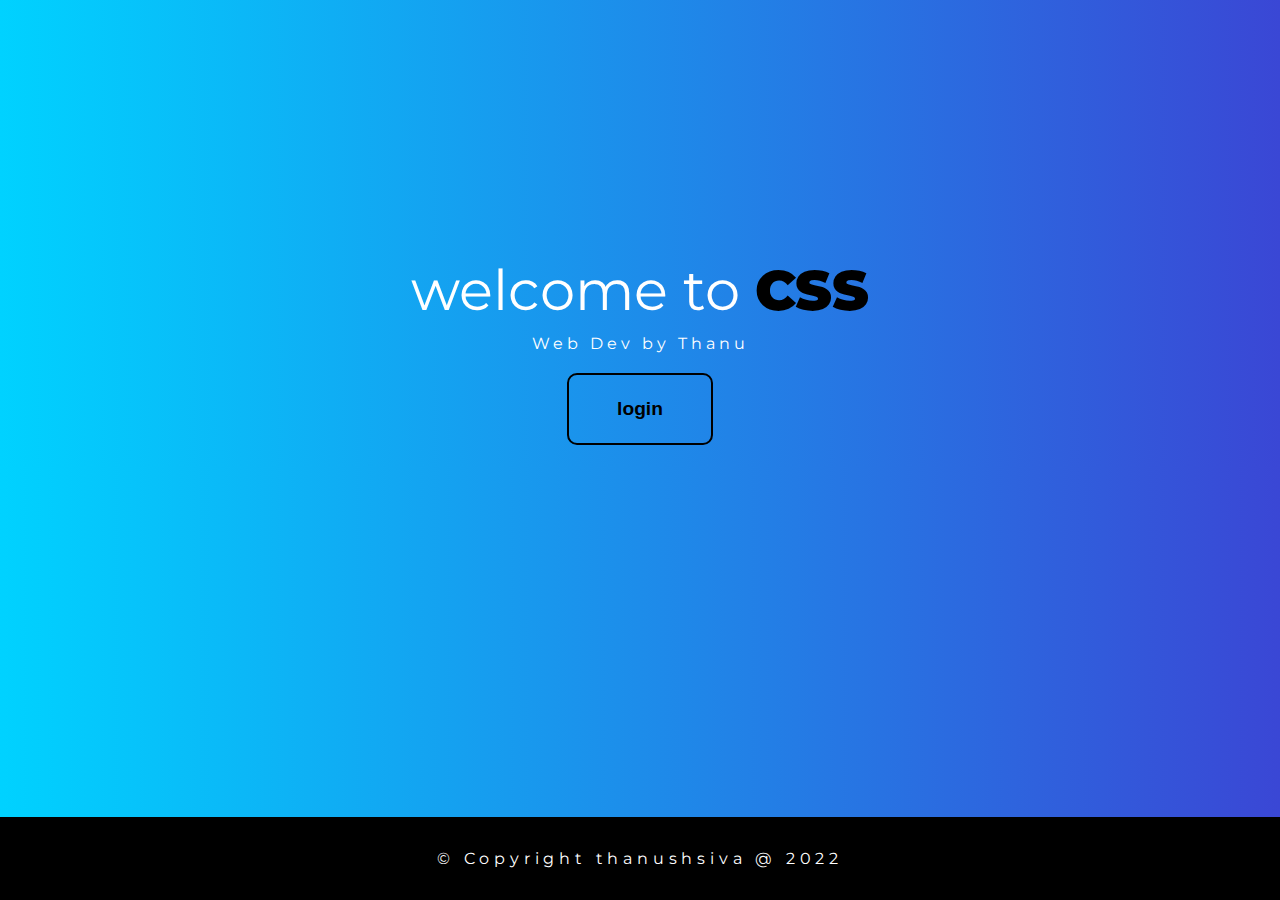
<file: 01LandingPage/index.html>
<!DOCTYPE html>
<html lang="en">
<head>
    <meta charset="UTF-8">
    <meta http-equiv="X-UA-Compatible" content="IE=edge">
    <meta name="viewport" content="width=device-width, initial-scale=1.0">
    <title>Landing Page</title>
    <link rel="stylesheet" href="./css/style.css">
</head>
<body>
    <h1>welcome to <span>CSS</span></h1>
    <p>Web Dev by Thanu</p>
    <button class="lco">login</button>
    <div class="footer">&copy; Copyright thanushsiva @ 2022</div>
</body>
</html>
</file>
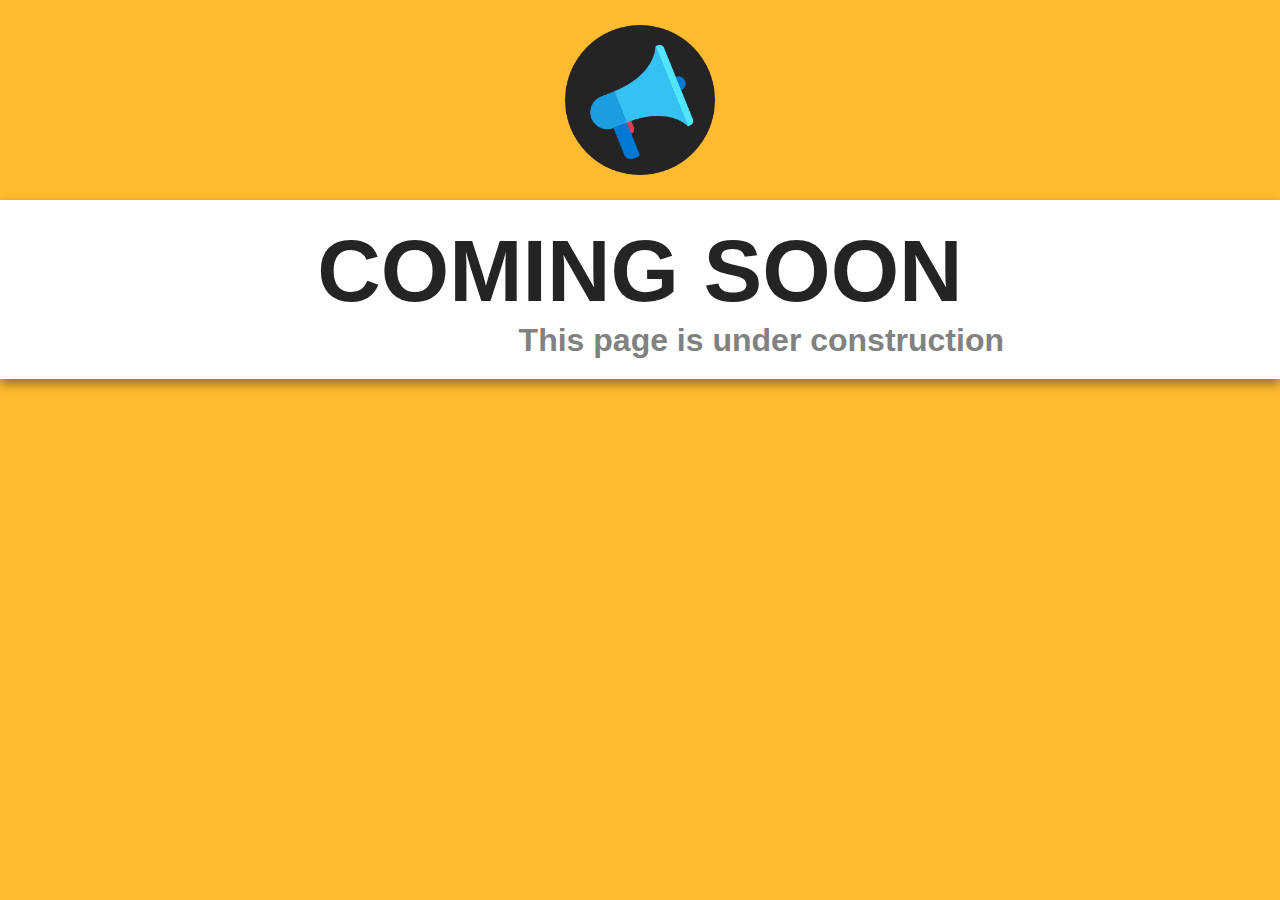
<file: 02ComingSoon/index.html>
<!DOCTYPE html>
<html lang="en">
  <head>
    <meta charset="UTF-8" />
    <meta http-equiv="X-UA-Compatible" content="IE=edge" />
    <meta name="viewport" content="width=device-width, initial-scale=1.0" />
    <title>Coming Soon</title>
    <link rel="stylesheet" href="./css/style.css" />
  </head>
  <body>
    <div class="container">
      <img src="./images/icon.png" alt="icon" />
      <div class="banner">
        <div class="text-container">
          <h1>coming soon</h1>
          <p>This page is under construction</p>
        </div>
      </div>
    </div>
  </body>
</html>
</file>
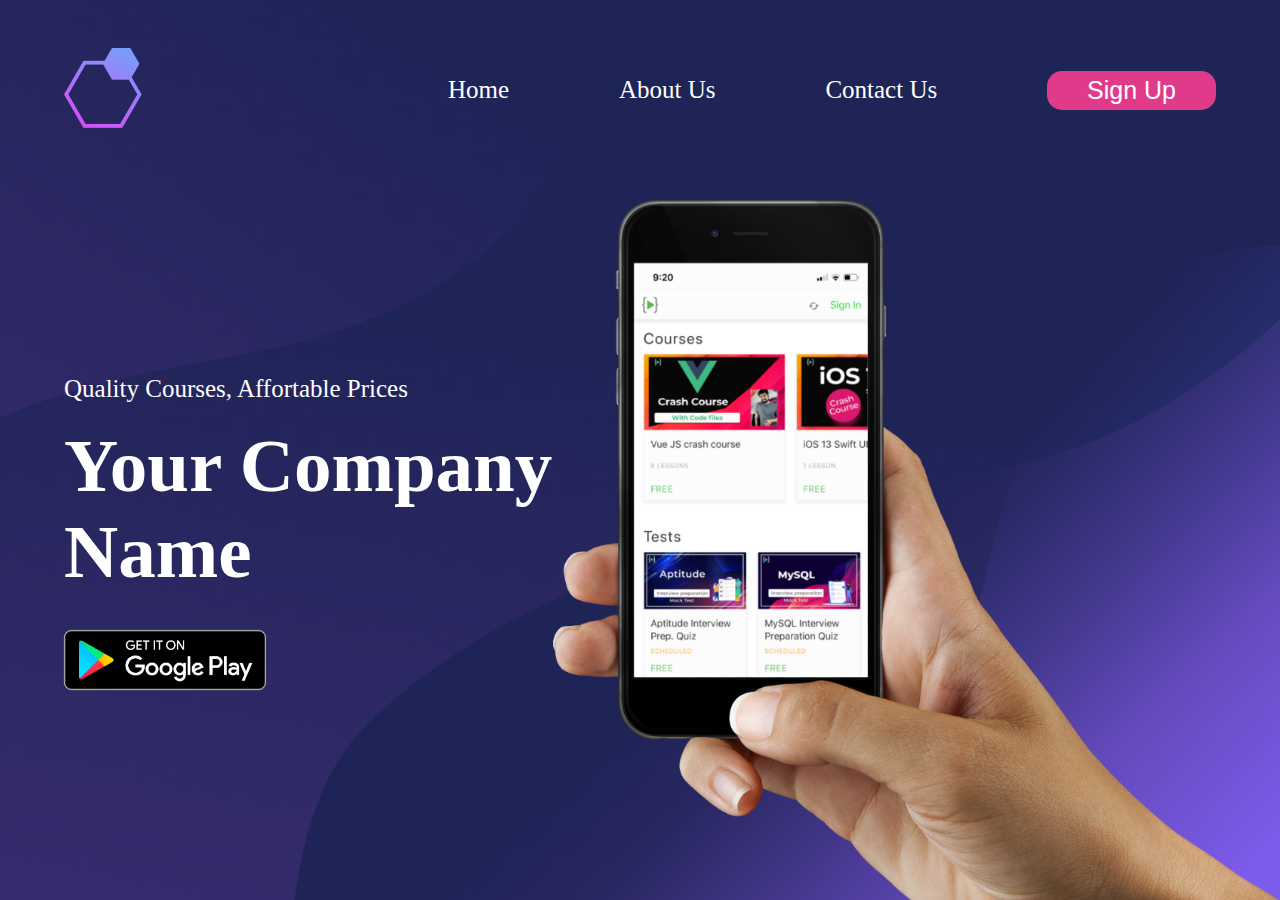
<file: 03AppLandingPage/index.html>
<!DOCTYPE html>
<html lang="en">
  <head>
    <meta charset="UTF-8" />
    <meta http-equiv="X-UA-Compatible" content="IE=edge" />
    <meta name="viewport" content="width=device-width, initial-scale=1.0" />
    <title>App landing page</title>
    <link
      rel="stylesheet"
      href="https://cdnjs.cloudflare.com/ajax/libs/font-awesome/5.15.3/css/all.min.css"
      integrity="sha512-iBBXm8fW90+nuLcSKlbmrPcLa0OT92xO1BIsZ+ywDWZCvqsWgccV3gFoRBv0z+8dLJgyAHIhR35VZc2oM/gI1w=="
      crossorigin="anonymous"
    />
    <link rel="stylesheet" href="./css/style.css" />
  </head>
  <body>
    <nav>
      <div class="image">
        <img src="./images/logo.png" alt="logo" />
      </div>
      <ul class="menu-items">
        <li class="menu-item"><a href="#">Home</a></li>
        <li class="menu-item"><a href="#">About Us</a></li>
        <li class="menu-item"><a href="#">Contact Us</a></li>
        <li class="menu-item">
          <button class="btn">Sign Up</button>
        </li>
      </ul>
      <div class="nav-menu-icon">
        <i class="fa fa-bars" aria-hidden="true"></i>
      </div>
    </nav>
    <main>
      <div class="container">
        <div class="col col1">
          <p>Quality Courses, Affortable Prices</p>
          <h1>Your Company Name</h1>
          <img class="google-play-badge" src="./images/google-play-badge.png" alt="play">
        </div>
        <div class="col col2">
          <img src="./images/phone-image.png" alt="phone">
        </div>
      </div>
    </main>
  </body>
</html>
</file>
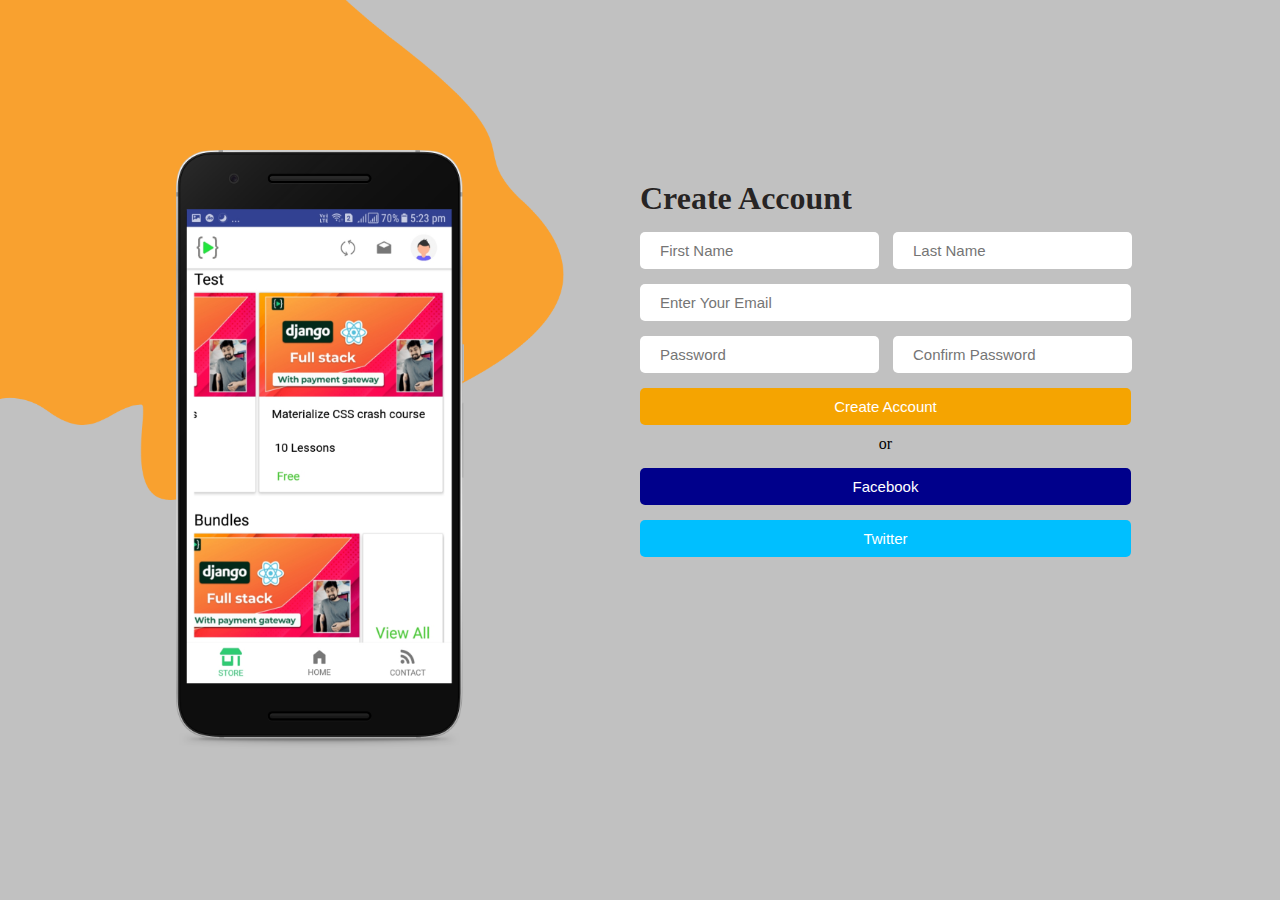
<file: 04Registration/index.html>
<!DOCTYPE html>
<html lang="en">
  <head>
    <meta charset="UTF-8" />
    <meta http-equiv="X-UA-Compatible" content="IE=edge" />
    <meta name="viewport" content="width=device-width, initial-scale=1.0" />
    <title>Registration</title>
    <link rel="stylesheet" href="./css/style.css" />
  </head>
  <body>
    <div class="container">
      <img class="blob" src="./images/yellow-blob.png" alt="blob" />
      <div class="col col1">
        <div class="img-container">
          <img class="mobile" src="./images/mobile.png" alt="mobile" />
        </div>
      </div>
      <div class="col col2">
        <h1>Create Account</h1>
        <div class="input-container">
          <input type="text" placeholder="First Name" name="" id="">
          <input type="text" placeholder="Last Name" name="" id="">
        </div>
        <input type="email" placeholder="Enter Your Email" name="" id="">
        <div class="input-container">
          <input type="password" placeholder="Password" name="" id="">
          <input type="password" placeholder="Confirm Password" name="" id="">
        </div>
        <button class="btn acc">Create Account</button>
        <p class="or">or</p>
        <button class="btn fb">Facebook</button>
        <button class="btn tw">Twitter</button>
      </div>
    </div>
  </body>
</html>
</file>
<file: 01LandingPage/css/style.css>
@import url("https://fonts.googleapis.com/css2?family=Montserrat:wght@400;900&display=swap");

*{
  margin: 0;
  padding: 0;
}

body {
  font-family: "Montserrat", sans-serif;
  background: linear-gradient(90deg, #00d2ff 0%, #3a47d5 100%);
  text-align: center;
  color: #fff;
}

h1 {
  font-size: 3.5rem;
  margin-top: 20%;
  font-weight: 400;
}

span {
  color: #000000;
  font-weight: 900;
}

p {
  font-size: 1rem;
  margin-top: 10px;
  letter-spacing: 4px;
}

button {
  display: block;
  margin: 20px auto;
  padding: 1.2em 2.5em;
  font-size: 1.2rem;
  background: transparent;
  outline: none;
  font-weight: 900;
  border: 2px solid #000000;
  border-radius: 10px;
  cursor: pointer;
  transition: box-shadow 300ms ease-in-out, color 300ms ease-in-out;
}

button:hover {
  color: #fff;
  box-shadow: 0 0 40px 40px #1f1f1f inset;
}

.footer {
  position: absolute;
  bottom: 0;
  background-color: #000000;
  width: 100%;
  padding-top: 2rem;
  padding-bottom: 2rem;
  letter-spacing: 0.3rem;
}
</file>
<file: 02ComingSoon/css/style.css>
:root {
  --yellow: #ffbb30;
  --black: #242424;
  --grey: #818181;
  --white: #ffffff;
}

*,
*::before,
*::after {
  margin: 0;
  padding: 0;
  box-sizing: border-box;
}

body {
  font-family: sans-serif;
  background-color: var(--yellow);
}

.container {
  width: 100vw;
  height: 100vh;
}

img {
  display: block;
  margin: 0 auto;
  height: 200px;
  padding: 25px;
}

.text-container {
  text-align: center;
  width: 60%;
  margin: 0 auto;
  padding: 20px;
}

.text-container h1 {
  font-size: 5.5rem;
  font-weight: 700;
  color: var(--black);
  text-transform: uppercase;
}

.text-container p {
  font-size: 2rem;
  font-weight: 600;
  color: var(--grey);
  text-align: right;
}

.banner{
  background-color: var(--white);
  box-shadow: 0 5px 10px rgba(0, 0, 0, 0.4);
}
</file>
<file: 03AppLandingPage/css/style.css>
:root {
  --yellow: #ffbb30;
  --white: #ffffff;
}

*,
*::before,
*::after {
  margin: 0;
  padding: 0;
  box-sizing: border-box;
}

body {
  background-image: url("../images/bg.png");
  /* font-family: sans-serif; */
  background-position: center;
  background-size: cover;
  height: 100vh;
  margin: 0 5%;
  background-repeat: no-repeat;
}

nav {
  height: 20vh;
  display: flex;
  align-items: center;
  justify-content: space-between;
}

.image {
  flex: 1;
}

.image img {
  height: 80px;
}

.nav-menu-icon {
  display: none;
}

.menu-items {
  flex: 2;
  list-style-type: none;
  display: flex;
  align-items: center;
  justify-content: space-between;
}

.menu-item a {
  text-decoration: none;
  color: #ffffff;
}

.menu-item {
  font-size: 25px;
}

.btn {
  font-size: 25px;
  background-color: #e03b8b;
  padding: 5px 40px;
  border: 0;
  border-radius: 15px;
  color: #ffffff;
  outline: 0;
}

.container {
  height: 80vh;
  display: flex;
  flex: 1;
  flex-direction: row;
}

.col {
  display: flex;
  flex: 0.5;
  min-height: 100%;
}

.col1 {
  flex-direction: column;
  justify-content: center;
  align-items: flex-start;
  color: #fff;
}

.col2 {
  overflow: hidden;
}

.col2 img {
  position: absolute;
  height: 700px;
  bottom: 0;
  right: 0;
}

.col1 p {
  font-size: 25px;
}

.col1 h1 {
  font-size: 75px;
  margin: 20px 0;
}

.google-play-badge {
  height: 90px;
  margin-left: -15px;
}

@media screen and (max-width: 1250px) {
  .menu-items {
    display: none;
  }

  .nav-menu-icon {
    display: block;
    color: #ffffff;
    font-size: 40px;
  }

  .col2 img {
    height: 600px;
  }
}

@media screen and (max-width: 1020px) {
  .col2 {
    display: none;
  }
  .google-play-badge {
    height: 70px;
  }
}
</file>
<file: 04Registration/css/style.css>
:root {
  --yellow: #ffbb30;
  --white: #ffffff;
}

*,
*::before,
*::after {
  margin: 0;
  padding: 0;
  box-sizing: border-box;
  overflow: hidden;
}

body {
  height: 100vh;
  width: 100vw;
  background-color: #c1c1c1;
}

.container {
  height: 100%;
  width: 100%;
  display: flex;
  flex: 1;
}

.col {
  position: relative;
}

.col1 {
  flex: 0.5;
}

.col2 {
  display: flex;
  flex: 0.5;
  flex-direction: column;
  align-items: flex-start;
  margin-top: 20vh;
}

.blob {
  position: absolute;
  height: 500px;
  z-index: -1;
}

.img-container {
  height: 100%;
  width: 100%;
  display: flex;
  align-items: center;
  justify-content: center;
}

.mobile {
  height: 600px;
}

input,.btn {
  margin-top: 15px;
  margin-right: 10px;
  padding: 10px 20px;
  border-radius: 5px;
  border: 0;
  outline: 0;
  font-size: 15px;
}

input[type="email"],.btn{
  width: 491px;
}

.btn{
  color: #fff;
}

.or{
  margin-top: 10px;
  display: block;
  width: 491px;
  text-align: center;
}

h1{
  color: rgba(29, 26, 26, 0.942);
}
.acc{
  background-color:#f5a401;
}

.fb{
  background-color: darkblue;
}

.tw{
  background-color: deepskyblue;
}

@media screen and (max-width: 1005px){
  input{
    width: 491px;
  }
}

@media screen and (max-width: 810px){
  .img-container{
    display: none;
  }
  .col1{
    display: none;
  }
  .col2{
    flex: 1;
    align-items: center;
  }
  input,.btn {
    display: block;
  }
}

@media screen and (max-width: 590px){
  .col2{
    max-width: 400px;
    margin: 20vh auto;
  }
  input,.btn {
    max-width: 350px;
  }
  .blob {
    height: 300px;
  }
}

@media screen and (max-width: 380px){
  .col2{
    max-width: 400px;
    margin: 20vh auto;
  }
  input,.btn {
    max-width: 300px;
  }
  .blob {
    height: 250px;
  }
}
</file>
